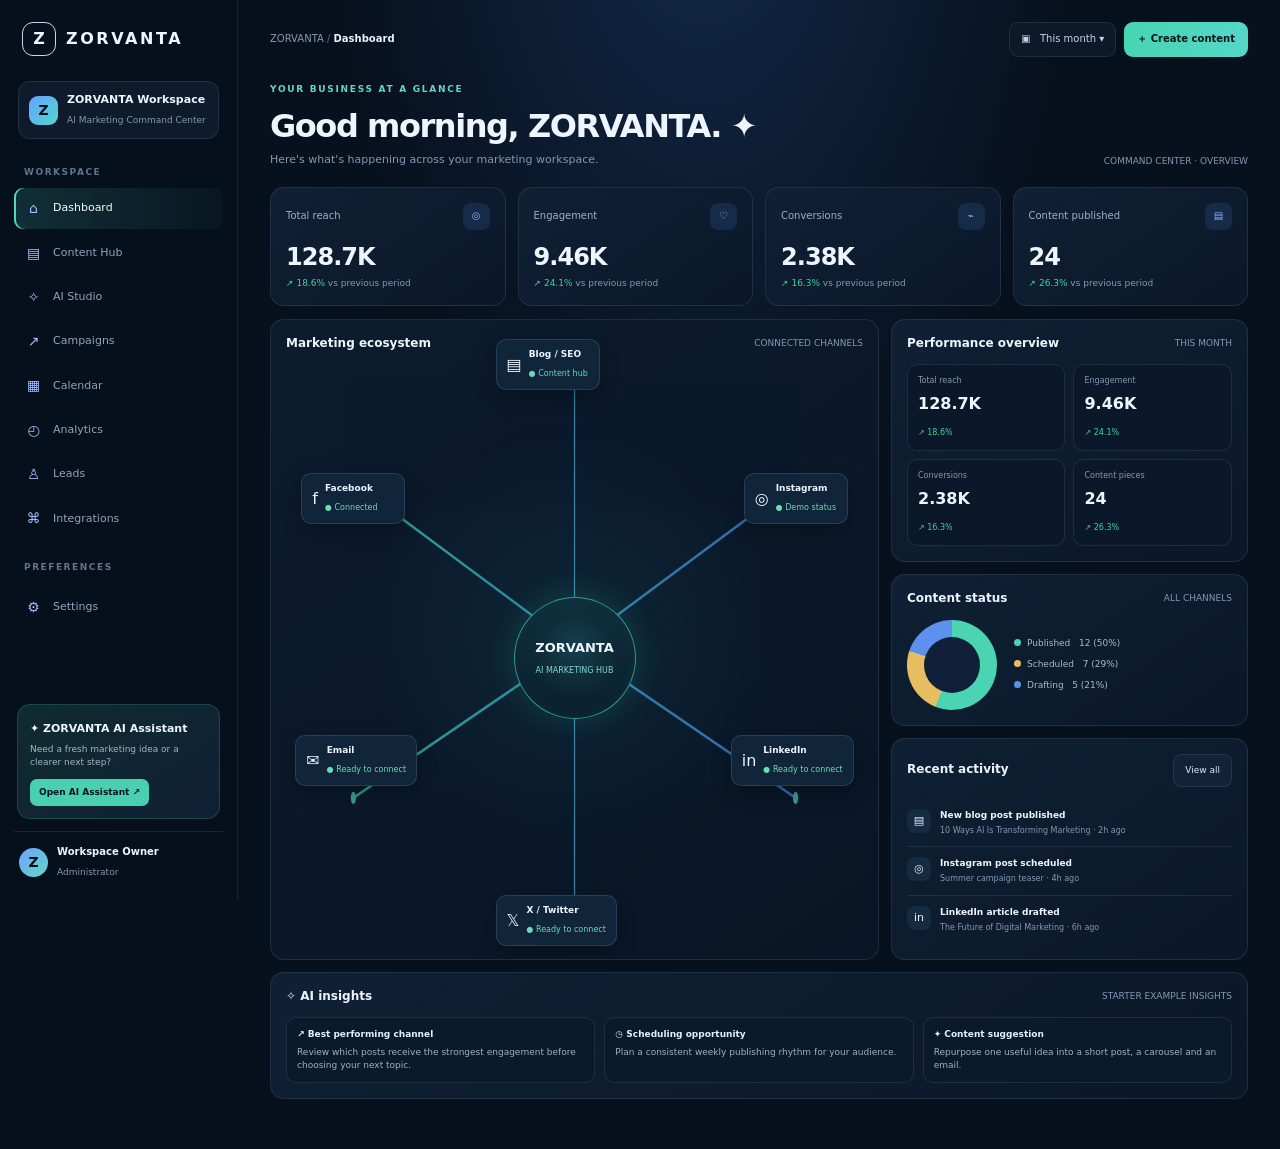
<file: dashboard.html>
<!doctype html>
<html lang="en">
<head>
<meta charset="utf-8"><meta name="viewport" content="width=device-width,initial-scale=1">
<meta name="theme-color" content="#07101d"><title>ZORVANTA Command Center</title>
<style>
:root{--bg:#07101d;--side:#091423;--panel:#0d1a2b;--panel2:#112239;--line:rgba(155,184,220,.13);--text:#eef5ff;--muted:#8498b4;--blue:#659cff;--cyan:#52d8ce;--green:#3bd5a0;--yellow:#f2c86d;--red:#fa8290}
*{box-sizing:border-box}body{margin:0;background:radial-gradient(ellipse at 55% -15%,#122b4b 0,transparent 38%),var(--bg);color:var(--text);font:14px/1.45 Inter,ui-sans-serif,system-ui,-apple-system,"Segoe UI",sans-serif}
button,input,select,textarea{font:inherit}button{cursor:pointer}a{color:inherit;text-decoration:none}
.layout{min-height:100vh;display:grid;grid-template-columns:238px minmax(0,1fr)}
.sidebar{height:100vh;position:sticky;top:0;background:rgba(7,16,29,.96);border-right:1px solid var(--line);padding:20px 14px;display:flex;flex-direction:column;z-index:10}
.brand{display:flex;align-items:center;gap:10px;padding:2px 8px 25px;font-weight:850;letter-spacing:.16em;font-size:16px}.brandmark{width:34px;height:34px;border:1px solid #c5d6eb;border-radius:11px;display:grid;place-items:center;letter-spacing:0}
.workspace{margin:0 4px 18px;padding:10px;border:1px solid var(--line);border-radius:12px;background:#0d1b2c;display:flex;align-items:center;gap:9px}.workspace-logo{width:29px;height:29px;border-radius:9px;background:linear-gradient(135deg,#67a3ff,#51d5d0);color:#07101d;display:grid;place-items:center;font-weight:900}.workspace b{display:block;font-size:11px}.workspace small{font-size:9px;color:var(--muted)}
.group-label{font-size:9px;font-weight:800;letter-spacing:.17em;color:#61758f;padding:9px 10px}.nav{display:grid;gap:4px}.nav button{border:0;background:transparent;color:#91a4bd;border-radius:9px;padding:10px 11px;display:flex;align-items:center;gap:11px;text-align:left;font-size:11px;width:100%;transition:.18s}.nav button:hover{background:#12243a;color:white}.nav button.active{background:linear-gradient(90deg,rgba(70,205,186,.17),rgba(70,205,186,.04));color:#f4fffc;box-shadow:inset 2px 0 #52d8b9}.nav-ico{width:17px;text-align:center;font-size:14px;color:#a1bfff}.side-bottom{margin-top:auto}.assistant-mini{border:1px solid rgba(67,211,177,.2);background:linear-gradient(145deg,#102b30,#102035);border-radius:13px;padding:12px;margin:12px 3px}.assistant-mini b{font-size:11px}.assistant-mini p{font-size:9px;color:#9eb7c6;margin:6px 0 10px}.mini-btn{border:0;background:#48d0b0;color:#06151a;border-radius:7px;padding:7px 9px;font-size:9px;font-weight:800}.userbox{border-top:1px solid var(--line);padding:13px 5px 0;display:flex;gap:9px;align-items:center}.avatar{width:29px;height:29px;border-radius:50%;background:linear-gradient(135deg,#6da4ff,#62d5c6);display:grid;place-items:center;color:#07101d;font-weight:900}.userbox b{font-size:10px;display:block}.userbox small{font-size:9px;color:var(--muted)}
main{min-width:0;padding:22px clamp(16px,2.5vw,36px) 50px;max-width:1700px;width:100%;margin:auto}.topbar{display:flex;align-items:center;justify-content:space-between;gap:12px;margin-bottom:26px}.crumb{font-size:10px;color:var(--muted)}.crumb strong{color:#eaf2ff}.top-actions{display:flex;align-items:center;gap:8px}.date-pill,.top-btn{border:1px solid var(--line);background:#0c1929;color:#c7d5e8;border-radius:9px;padding:9px 11px;font-size:10px}.create-btn{background:linear-gradient(100deg,#47d5b1,#55d7c8);color:#06151a;border:0;border-radius:9px;padding:10px 13px;font-size:10px;font-weight:850}
.page{display:none}.page.active{display:block}.heading{display:flex;align-items:flex-end;justify-content:space-between;gap:16px;margin-bottom:19px}.eyebrow{color:#66d6c4;font-size:9px;font-weight:850;letter-spacing:.19em}.heading h1{font-size:clamp(23px,3vw,32px);letter-spacing:-.045em;margin:7px 0 3px}.heading p{font-size:11px;color:var(--muted);margin:0}.muted{color:var(--muted)}
.grid{display:grid;gap:12px}.stats{grid-template-columns:repeat(4,minmax(0,1fr));margin-bottom:13px}.card{background:linear-gradient(145deg,rgba(16,33,54,.97),rgba(10,24,41,.98));border:1px solid var(--line);border-radius:14px;padding:15px;min-width:0}.stat-head{display:flex;align-items:center;justify-content:space-between;color:#9db0c9;font-size:10px}.stat-icon{width:27px;height:27px;border-radius:8px;background:rgba(92,153,255,.13);color:#8eb5ff;display:grid;place-items:center}.stat-value{font-size:24px;font-weight:800;letter-spacing:-.04em;margin:10px 0 2px}.delta{font-size:9px;color:var(--green)}.small-muted{font-size:9px;color:var(--muted)}
.dashboard-grid{grid-template-columns:minmax(0,1.45fr) minmax(255px,.85fr);align-items:stretch}.card-title{display:flex;justify-content:space-between;align-items:center;gap:10px;margin-bottom:12px}.card-title h2{font-size:12px;margin:0}.card-title span{font-size:9px;color:var(--muted)}
.ecosystem{min-height:310px;position:relative;overflow:hidden;background:radial-gradient(circle at 50% 50%,rgba(23,103,111,.17),transparent 47%),linear-gradient(145deg,#0c1b2e,#091626)}.ecosystem svg{position:absolute;inset:35px 0 0;width:100%;height:calc(100% - 35px);opacity:.65}.hub{position:absolute;left:50%;top:53%;transform:translate(-50%,-50%);width:122px;height:122px;border-radius:50%;border:1px solid rgba(66,221,199,.65);background:radial-gradient(circle at 50% 40%,#163f4c,#0a1b2b 70%);box-shadow:0 0 35px rgba(53,218,190,.17),inset 0 0 25px rgba(63,217,196,.12);display:grid;place-items:center;text-align:center}.hub b{font-size:13px;display:block}.hub small{font-size:8px;color:#82d9d0}.node{position:absolute;display:flex;align-items:center;gap:7px;background:#10243a;border:1px solid rgba(153,183,220,.18);padding:8px 10px;border-radius:10px;min-width:104px;box-shadow:0 7px 20px #0004}.node .nicon{font-size:16px}.node b{font-size:9px;display:block}.node small{font-size:8px;color:#6bdab5}.n1{left:5%;top:24%}.n2{right:5%;top:24%}.n3{left:4%;top:65%}.n4{right:4%;top:65%}.n5{left:37%;top:3%}.n6{left:37%;bottom:2%}
.right-stack{display:grid;gap:12px;grid-template-rows:auto auto 1fr}.metric-grid{display:grid;grid-template-columns:1fr 1fr;gap:8px}.metric{padding:10px;border:1px solid var(--line);background:#0b1829;border-radius:10px}.metric small{display:block;color:var(--muted);font-size:8px}.metric b{display:block;font-size:16px;margin:5px 0}.metric em{font-size:8px;color:var(--green);font-style:normal}
.donut-wrap{display:flex;align-items:center;gap:17px}.donut{width:90px;height:90px;border-radius:50%;background:conic-gradient(#4bd4b1 0 56%,#e7bd61 56% 80%,#5e91ee 80%);position:relative;flex:none}.donut:after{content:"";position:absolute;inset:17px;background:#102039;border-radius:50%}.legend{display:grid;gap:8px}.legend span{font-size:9px;color:#a9bad0}.dot{display:inline-block;width:7px;height:7px;border-radius:50%;margin-right:6px}.activity{display:grid;gap:0}.activity-row{display:flex;align-items:flex-start;gap:9px;padding:10px 0;border-bottom:1px solid var(--line)}.activity-row:last-child{border:0}.activity-icon{width:24px;height:24px;border-radius:8px;background:#142b42;display:grid;place-items:center;font-size:11px}.activity-row b{font-size:9px;display:block}.activity-row small{font-size:8px;color:var(--muted);display:block;margin-top:3px}.insights{margin-top:12px}.insight-grid{display:grid;grid-template-columns:repeat(3,1fr);gap:9px}.insight{padding:10px;border-radius:10px;background:#0a1a2b;border:1px solid var(--line);font-size:9px;color:#9eb0c6}.insight b{display:block;color:#e3f0ff;font-size:9px;margin-bottom:5px}
.table{width:100%;border-collapse:collapse;font-size:10px}.table th{text-align:left;color:#7f94ae;font-weight:600;padding:11px 8px;border-bottom:1px solid var(--line)}.table td{padding:12px 8px;border-bottom:1px solid var(--line);color:#c4d2e4}.pill{display:inline-block;padding:4px 7px;border-radius:20px;font-size:8px;background:#12362f;color:#69e0b7}.pill.pending{background:#3a2e17;color:#f0ce78}.pill.draft{background:#172e4b;color:#8eb8ff}
.actions-row{display:flex;gap:8px;flex-wrap:wrap}.action{border:1px solid var(--line);background:#112239;color:#dce9f8;border-radius:8px;padding:9px 11px;font-size:9px}.action.primary{background:#4bd4b1;border:0;color:#071a1c;font-weight:850}
.form-grid{display:grid;grid-template-columns:1fr 1fr;gap:12px}.field{display:grid;gap:6px;margin:10px 0}.field label{font-size:9px;color:#aabbd0}.field input,.field select,.field textarea{width:100%;padding:10px 11px;background:#091626;color:#e9f2fc;border:1px solid var(--line);border-radius:9px;font-size:10px;outline:none}.field textarea{min-height:85px;resize:vertical}.field input:focus,.field select:focus,.field textarea:focus{border-color:#6b9eff}
.toggle{width:34px;height:19px;border-radius:20px;background:#24364c;position:relative;border:0}.toggle:after{content:"";position:absolute;width:13px;height:13px;border-radius:50%;background:#9eafc4;top:3px;left:3px;transition:.2s}.toggle.on{background:#277c70}.toggle.on:after{left:18px;background:white}
.mobile-toggle{display:none}.toast{position:fixed;right:18px;bottom:18px;background:#183d38;border:1px solid #2c8d78;color:#dffcf2;border-radius:10px;padding:11px 14px;font-size:10px;opacity:0;transform:translateY(8px);transition:.2s;z-index:30}.toast.show{opacity:1;transform:none}
@media(max-width:1100px){.layout{grid-template-columns:210px minmax(0,1fr)}.stats{grid-template-columns:repeat(2,1fr)}.dashboard-grid{grid-template-columns:1fr}.right-stack{grid-template-columns:1fr 1fr;grid-template-rows:auto auto}.right-stack .activity-card{grid-column:1/-1}}
@media(max-width:700px){.layout{display:block}.sidebar{position:fixed;left:-260px;top:0;width:238px;transition:left .22s;box-shadow:20px 0 60px #0008}.sidebar.open{left:0}.mobile-toggle{display:inline-block}.topbar{margin-bottom:19px}.top-actions .date-pill{display:none}main{padding:15px 13px 35px}.stats{gap:8px}.card{padding:12px}.stat-value{font-size:21px}.dashboard-grid{display:block}.right-stack{display:grid;grid-template-columns:1fr;margin-top:12px}.right-stack .activity-card{grid-column:auto}.ecosystem{min-height:300px}.node{min-width:88px;padding:7px}.node b{font-size:8px}.n1{left:2%}.n2{right:2%}.n3{left:2%}.n4{right:2%}.hub{width:106px;height:106px}.insight-grid{grid-template-columns:1fr}.form-grid{grid-template-columns:1fr}.heading{align-items:flex-start;flex-direction:column}}
</style></head>
<body>
<div class="layout">
<aside class="sidebar" id="sidebar">
<a class="brand" href="#"><span class="brandmark">Z</span><span>ZORVANTA</span></a>
<div class="workspace"><div class="workspace-logo">Z</div><div><b>ZORVANTA Workspace</b><small>AI Marketing Command Center</small></div></div>
<div class="group-label">WORKSPACE</div>
<nav class="nav" id="nav">
<button class="active" data-page="dashboard"><span class="nav-ico">⌂</span>Dashboard</button>
<button data-page="content"><span class="nav-ico">▤</span>Content Hub</button>
<button data-page="studio"><span class="nav-ico">✧</span>AI Studio</button>
<button data-page="campaigns"><span class="nav-ico">↗</span>Campaigns</button>
<button data-page="calendar"><span class="nav-ico">▦</span>Calendar</button>
<button data-page="analytics"><span class="nav-ico">◴</span>Analytics</button>
<button data-page="leads"><span class="nav-ico">♙</span>Leads</button>
<button data-page="integrations"><span class="nav-ico">⌘</span>Integrations</button>
<div class="group-label" style="padding-top:18px">PREFERENCES</div>
<button data-page="settings"><span class="nav-ico">⚙</span>Settings</button>
</nav>
<div class="side-bottom"><div class="assistant-mini"><b>✦ ZORVANTA AI Assistant</b><p>Need a fresh marketing idea or a clearer next step?</p><button class="mini-btn" data-go="studio">Open AI Assistant ↗</button></div><div class="userbox"><div class="avatar">Z</div><div><b>Workspace Owner</b><small>Administrator</small></div></div></div>
</aside>
<main>
<div class="topbar"><div style="display:flex;align-items:center;gap:10px"><button class="top-btn mobile-toggle" id="menuBtn">☰</button><div class="crumb">ZORVANTA <span style="color:#526985">/</span> <strong id="crumb">Dashboard</strong></div></div><div class="top-actions"><button class="date-pill">▣ &nbsp; This month ▾</button><button class="create-btn" data-go="studio">＋ Create content</button></div></div>

<section class="page active" id="page-dashboard">
<div class="heading"><div><div class="eyebrow">YOUR BUSINESS AT A GLANCE</div><h1>Good morning, ZORVANTA. ✦</h1><p>Here's what's happening across your marketing workspace.</p></div><span class="small-muted">COMMAND CENTER · OVERVIEW</span></div>
<div class="grid stats">
<div class="card"><div class="stat-head">Total reach <span class="stat-icon">◎</span></div><div class="stat-value">128.7K</div><div class="delta">↗ 18.6% <span class="small-muted">vs previous period</span></div></div>
<div class="card"><div class="stat-head">Engagement <span class="stat-icon">♡</span></div><div class="stat-value">9.46K</div><div class="delta">↗ 24.1% <span class="small-muted">vs previous period</span></div></div>
<div class="card"><div class="stat-head">Conversions <span class="stat-icon">⌁</span></div><div class="stat-value">2.38K</div><div class="delta">↗ 16.3% <span class="small-muted">vs previous period</span></div></div>
<div class="card"><div class="stat-head">Content published <span class="stat-icon">▤</span></div><div class="stat-value" id="publishedCount">24</div><div class="delta">↗ 26.3% <span class="small-muted">vs previous period</span></div></div>
</div>
<div class="grid dashboard-grid">
<div class="card ecosystem"><div class="card-title"><h2>Marketing ecosystem</h2><span>CONNECTED CHANNELS</span></div>
<svg viewBox="0 0 700 300" preserveAspectRatio="none"><defs><linearGradient id="glow"><stop stop-color="#3ce2c5"/><stop offset="1" stop-color="#4a8fff"/></linearGradient></defs><g fill="none" stroke="url(#glow)" stroke-width="1.5"><path d="M350 145 L100 65 M350 145 L600 65 M350 145 L95 220 M350 145 L605 220 M350 145 L350 15 M350 145 L350 285"/></g><g fill="#55e2ce"><circle cx="350" cy="145" r="3"/><circle cx="100" cy="65" r="3"/><circle cx="600" cy="65" r="3"/><circle cx="95" cy="220" r="3"/><circle cx="605" cy="220" r="3"/></g></svg>
<div class="hub"><div><b>ZORVANTA</b><small>AI MARKETING HUB</small></div></div>
<div class="node n1"><span class="nicon">f</span><div><b>Facebook</b><small>● Connected</small></div></div><div class="node n2"><span class="nicon">◎</span><div><b>Instagram</b><small>● Demo status</small></div></div>
<div class="node n3"><span class="nicon">✉</span><div><b>Email</b><small>● Ready to connect</small></div></div><div class="node n4"><span class="nicon">in</span><div><b>LinkedIn</b><small>● Ready to connect</small></div></div>
<div class="node n5"><span class="nicon">▤</span><div><b>Blog / SEO</b><small>● Content hub</small></div></div><div class="node n6"><span class="nicon">𝕏</span><div><b>X / Twitter</b><small>● Ready to connect</small></div></div>
</div>
<div class="right-stack">
<div class="card"><div class="card-title"><h2>Performance overview</h2><span>THIS MONTH</span></div><div class="metric-grid"><div class="metric"><small>Total reach</small><b>128.7K</b><em>↗ 18.6%</em></div><div class="metric"><small>Engagement</small><b>9.46K</b><em>↗ 24.1%</em></div><div class="metric"><small>Conversions</small><b>2.38K</b><em>↗ 16.3%</em></div><div class="metric"><small>Content pieces</small><b>24</b><em>↗ 26.3%</em></div></div></div>
<div class="card"><div class="card-title"><h2>Content status</h2><span>ALL CHANNELS</span></div><div class="donut-wrap"><div class="donut"></div><div class="legend"><span><i class="dot" style="background:#4bd4b1"></i>Published &nbsp; 12 (50%)</span><span><i class="dot" style="background:#e7bd61"></i>Scheduled &nbsp; 7 (29%)</span><span><i class="dot" style="background:#5e91ee"></i>Drafting &nbsp; 5 (21%)</span></div></div></div>
<div class="card activity-card"><div class="card-title"><h2>Recent activity</h2><button class="action" data-go="content">View all</button></div><div class="activity"><div class="activity-row"><span class="activity-icon">▤</span><div><b>New blog post published</b><small>10 Ways AI Is Transforming Marketing · 2h ago</small></div></div><div class="activity-row"><span class="activity-icon">◎</span><div><b>Instagram post scheduled</b><small>Summer campaign teaser · 4h ago</small></div></div><div class="activity-row"><span class="activity-icon">in</span><div><b>LinkedIn article drafted</b><small>The Future of Digital Marketing · 6h ago</small></div></div></div></div>
</div></div>
<div class="card insights"><div class="card-title"><h2>✧ AI insights</h2><span>STARTER EXAMPLE INSIGHTS</span></div><div class="insight-grid"><div class="insight"><b>↗ Best performing channel</b>Review which posts receive the strongest engagement before choosing your next topic.</div><div class="insight"><b>◷ Scheduling opportunity</b>Plan a consistent weekly publishing rhythm for your audience.</div><div class="insight"><b>✦ Content suggestion</b>Repurpose one useful idea into a short post, a carousel and an email.</div></div></div>
</section>

<section class="page" id="page-content"><div class="heading"><div><div class="eyebrow">PUBLISHING WORKSPACE</div><h1>Content Hub</h1><p>Organize drafts, scheduled posts and published content.</p></div><button class="create-btn" data-go="studio">＋ Create content</button></div><div class="card"><div class="card-title"><h2>Content library</h2><span>DEMO ENTRIES</span></div><table class="table"><thead><tr><th>CONTENT</th><th>CHANNEL</th><th>STATUS</th><th>UPDATED</th></tr></thead><tbody><tr><td>Welcome to ZORVANTA</td><td>Instagram</td><td><span class="pill">Published</span></td><td>Today</td></tr><tr><td>AI marketing: where to begin</td><td>LinkedIn</td><td><span class="pill pending">Scheduled</span></td><td>Tomorrow</td></tr><tr><td>Our approach to smarter growth</td><td>Blog</td><td><span class="pill draft">Draft</span></td><td>Yesterday</td></tr></tbody></table></div></section>

<section class="page" id="page-studio"><div class="heading"><div><div class="eyebrow">AI-POWERED CREATION</div><h1>AI Studio</h1><p>Shape marketing ideas into a useful first draft.</p></div></div><div class="grid dashboard-grid"><div class="card"><div class="card-title"><h2>Content generator</h2><span>LOCAL STARTER TOOL</span></div><form id="genForm"><div class="form-grid"><div class="field"><label>Content type</label><select id="gtype"><option>Social media post</option><option>Ad copy</option><option>Product description</option><option>Campaign concept</option><option>Email announcement</option></select></div><div class="field"><label>Brand name</label><input id="gbrand" placeholder="Your business name" required></div></div><div class="field"><label>What are you promoting?</label><textarea id="goffer" placeholder="Describe your product, service or idea" required></textarea></div><div class="form-grid"><div class="field"><label>Audience</label><input id="gaudience" placeholder="Who is it for?"></div><div class="field"><label>Tone</label><select id="gtone"><option>Professional</option><option>Friendly</option><option>Bold</option></select></div></div><button class="action primary" type="submit">Generate starter draft ↗</button></form><div id="genOutput" class="dash-note" style="display:none;margin-top:14px"></div></div><div class="card"><div class="card-title"><h2>AI assistant</h2><span>IDEA PARTNER</span></div><p class="muted" style="font-size:10px">Use these prompts to plan your next marketing move.</p><div class="activity"><div class="activity-row"><div><b>Give me 5 post ideas</b><small>Brainstorm content for a target audience.</small></div></div><div class="activity-row"><div><b>Improve this caption</b><small>Make a draft clearer and more engaging.</small></div></div><div class="activity-row"><div><b>Plan a 7-day campaign</b><small>Map a simple campaign sequence.</small></div></div></div><p class="dash-note">The current generator creates starter templates locally. A secure AI API connection is needed for real AI responses.</p></div></div></section>

<section class="page" id="page-campaigns"><div class="heading"><div><div class="eyebrow">PLAN AND EXECUTE</div><h1>Campaigns</h1><p>Keep marketing initiatives organized from idea to launch.</p></div><button class="create-btn" id="newCampaign">＋ New campaign</button></div><div class="card"><div class="card-title"><h2>Campaign board</h2><span>EXAMPLE PROJECTS</span></div><table class="table"><thead><tr><th>CAMPAIGN</th><th>OBJECTIVE</th><th>CHANNEL</th><th>STATUS</th></tr></thead><tbody id="campaignRows"><tr><td>Brand introduction</td><td>Awareness</td><td>Social</td><td><span class="pill pending">Planning</span></td></tr><tr><td>Content launch</td><td>Engagement</td><td>Instagram</td><td><span class="pill">Active</span></td></tr></tbody></table></div></section>

<section class="page" id="page-calendar"><div class="heading"><div><div class="eyebrow">PUBLISHING SCHEDULE</div><h1>Calendar</h1><p>Plan upcoming content and keep your publishing rhythm consistent.</p></div></div><div class="card"><div class="card-title"><h2>Upcoming schedule</h2><span>EXAMPLE SCHEDULE</span></div><div class="activity"><div class="activity-row"><span class="activity-icon">11</span><div><b>Brand introduction post</b><small>Instagram · 10:00 AM · Draft schedule</small></div></div><div class="activity-row"><span class="activity-icon">13</span><div><b>Behind the scenes</b><small>Facebook · 1:00 PM · Planned</small></div></div><div class="activity-row"><span class="activity-icon">15</span><div><b>Helpful marketing tip</b><small>LinkedIn · 9:00 AM · Planned</small></div></div></div><p class="dash-note">Calendar entries are examples. Automatic publishing requires connected social accounts and platform permissions.</p></div></section>

<section class="page" id="page-analytics"><div class="heading"><div><div class="eyebrow">MEASURE WHAT MATTERS</div><h1>Analytics</h1><p>Understand reach, engagement and campaign outcomes.</p></div></div><div class="grid stats"><div class="card"><div class="stat-head">Reach</div><div class="stat-value">128.7K</div><div class="small-muted">Illustrative sample</div></div><div class="card"><div class="stat-head">Engagement</div><div class="stat-value">9.46K</div><div class="small-muted">Illustrative sample</div></div><div class="card"><div class="stat-head">Clicks</div><div class="stat-value">3.12K</div><div class="small-muted">Illustrative sample</div></div><div class="card"><div class="stat-head">Conversions</div><div class="stat-value">2.38K</div><div class="small-muted">Illustrative sample</div></div></div><div class="card"><div class="card-title"><h2>Performance tracking</h2><span>DEMO DATA</span></div><p class="muted" style="font-size:10px;line-height:1.7">Connect your social channels and analytics sources to replace these sample figures with real business performance data.</p></div></section>

<section class="page" id="page-leads"><div class="heading"><div><div class="eyebrow">CUSTOMER RELATIONSHIPS</div><h1>Leads</h1><p>Keep track of prospective customers and follow-ups.</p></div><button class="create-btn" id="addLead">＋ Add lead</button></div><div class="card"><div class="card-title"><h2>Lead list</h2><span>LOCAL DEMO LIST</span></div><table class="table"><thead><tr><th>NAME</th><th>INTEREST</th><th>STAGE</th><th>NEXT STEP</th></tr></thead><tbody id="leadRows"><tr><td>Sample business</td><td>Content marketing</td><td><span class="pill pending">New</span></td><td>Initial contact</td></tr></tbody></table></div></section>

<section class="page" id="page-integrations"><div class="heading"><div><div class="eyebrow">CONNECTED WORKSPACE</div><h1>Integrations</h1><p>Manage the services that can connect to ZORVANTA.</p></div></div><div class="grid" style="grid-template-columns:repeat(3,minmax(0,1fr))"><div class="card"><div class="card-title"><h2>Instagram</h2><span>◎</span></div><p class="small-muted">Social publishing and insights.</p><span class="pill pending">Not connected</span></div><div class="card"><div class="card-title"><h2>Facebook</h2><span>f</span></div><p class="small-muted">Pages, content and performance.</p><span class="pill pending">Not connected</span></div><div class="card"><div class="card-title"><h2>LinkedIn</h2><span>in</span></div><p class="small-muted">Professional content and engagement.</p><span class="pill pending">Not connected</span></div><div class="card"><div class="card-title"><h2>Email</h2><span>✉</span></div><p class="small-muted">Email campaigns and newsletters.</p><span class="pill pending">Not connected</span></div><div class="card"><div class="card-title"><h2>Google Analytics</h2><span>◴</span></div><p class="small-muted">Website traffic and conversions.</p><span class="pill pending">Not connected</span></div></div><p class="dash-note">These are connection placeholders. Real integrations need account authorization, secure credentials and backend services.</p></section>

<section class="page" id="page-settings"><div class="heading"><div><div class="eyebrow">WORKSPACE CONTROL</div><h1>Settings</h1><p>Manage your workspace preferences and dashboard experience.</p></div></div><div class="grid dashboard-grid"><div class="card"><div class="card-title"><h2>Workspace preferences</h2><span>LOCAL SETTINGS</span></div><div class="field"><label>Workspace name</label><input value="ZORVANTA Workspace" id="workspaceName"></div><div class="field"><label>Appearance</label><select id="appearance"><option value="dark">Midnight dark</option><option value="light">Light</option><option value="system">Use device setting</option></select></div><div class="field"><label>Default dashboard range</label><select><option>This month</option><option>Last 7 days</option><option>Last 30 days</option></select></div><div class="field"><label>Language</label><select><option>English</option></select></div><button class="action primary" id="saveSettings">Save preferences</button><p class="small-muted" id="settingsSaved" style="margin-top:10px">Preferences are stored in this browser only.</p></div><div class="card"><div class="card-title"><h2>Account & security</h2><span>COMING NEXT</span></div><div class="activity"><div class="activity-row"><div><b>Profile and team members</b><small>User accounts and team permissions need backend setup.</small></div></div><div class="activity-row"><div><b>Notifications</b><small>Email and in-app alerts can be added later.</small></div></div><div class="activity-row"><div><b>Billing and plans</b><small>Subscription management is not enabled.</small></div></div><div class="activity-row"><div><b>Data and privacy</b><small>Cloud storage and data controls need backend setup.</small></div></div></div></div></div></section>
</main></div><div class="toast" id="toast"></div>
<script>
const labels={dashboard:'Dashboard',content:'Content Hub',studio:'AI Studio',campaigns:'Campaigns',calendar:'Calendar',analytics:'Analytics',leads:'Leads',integrations:'Integrations',settings:'Settings'};
function toast(msg){const t=document.getElementById('toast');t.textContent=msg;t.classList.add('show');setTimeout(()=>t.classList.remove('show'),2300)}
function showPage(name){if(!labels[name])return;document.querySelectorAll('.page').forEach(p=>p.classList.toggle('active',p.id==='page-'+name));document.querySelectorAll('#nav button[data-page]').forEach(b=>b.classList.toggle('active',b.dataset.page===name));document.getElementById('crumb').textContent=labels[name];document.getElementById('sidebar').classList.remove('open');window.scrollTo({top:0,behavior:'smooth'})}
document.querySelectorAll('#nav button[data-page]').forEach(b=>b.addEventListener('click',()=>showPage(b.dataset.page)));
document.querySelectorAll('[data-go]').forEach(b=>b.addEventListener('click',()=>showPage(b.dataset.go)));
document.getElementById('menuBtn').addEventListener('click',()=>document.getElementById('sidebar').classList.toggle('open'));
document.getElementById('newCampaign').addEventListener('click',()=>{let n=prompt('Name your campaign');if(n){let tr=document.createElement('tr');[n,'Awareness','To be chosen'].forEach(v=>{let td=document.createElement('td');td.textContent=v;tr.appendChild(td)});let td=document.createElement('td');td.innerHTML='<span class="pill pending">Planning</span>';tr.appendChild(td);document.getElementById('campaignRows').appendChild(tr);toast('Campaign added to this demo workspace.')}});
document.getElementById('addLead').addEventListener('click',()=>{let n=prompt('Lead or business name');if(n){let tr=document.createElement('tr');[n,'To be updated','New','Follow up'].forEach(v=>{let td=document.createElement('td');td.textContent=v;tr.appendChild(td)});document.getElementById('leadRows').appendChild(tr);toast('Lead added to this demo list.')}});
document.getElementById('genForm').addEventListener('submit',e=>{e.preventDefault();let brand=document.getElementById('gbrand').value,offer=document.getElementById('goffer').value,aud=document.getElementById('gaudience').value||'your audience',kind=document.getElementById('gtype').value;let txt=`${brand}: ${offer}\n\nCreated with ${aud} in mind. Explore a clearer, more useful way forward with ${brand}. Discover more today.\n\n#${brand.replace(/\s/g,'')} #Marketing`;let o=document.getElementById('genOutput');o.style.display='block';o.textContent=kind+' — starter draft\n\n'+txt;toast('Starter draft created.');});
document.getElementById('saveSettings').addEventListener('click',()=>{localStorage.setItem('zorvanta-workspace-name',document.getElementById('workspaceName').value);localStorage.setItem('zorvanta-appearance',document.getElementById('appearance').value);document.getElementById('settingsSaved').textContent='Saved in this browser.';toast('Workspace preferences saved locally.');});
let savedName=localStorage.getItem('zorvanta-workspace-name');if(savedName)document.getElementById('workspaceName').value=savedName;let savedAppearance=localStorage.getItem('zorvanta-appearance');if(savedAppearance)document.getElementById('appearance').value=savedAppearance;
</script></body></html>
</file>
